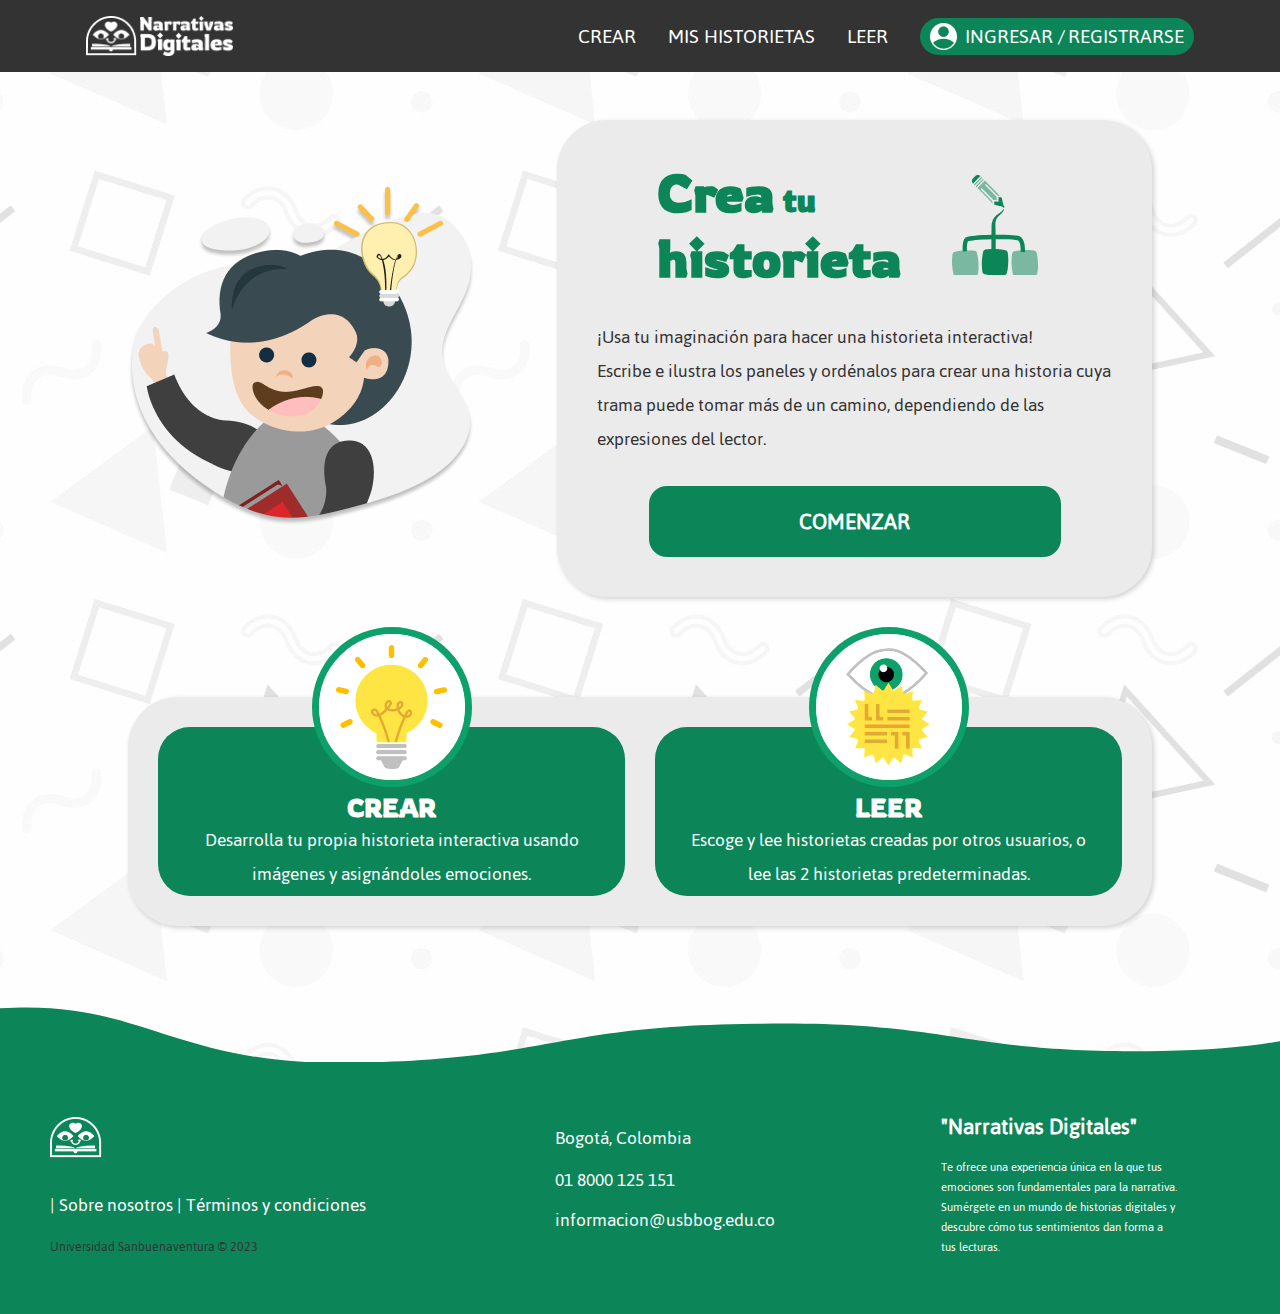
<file: index.html>
<!DOCTYPE html>
<html lang="es">
  <head>
    <title>Inicio</title>
    <link rel="shortcut icon" href="./Recursos/Logo.ico" type="image/x-icon" />
    <meta charset="UTF-8" />
    <meta name="title" content="Inicio" />
    <meta name="description" content="Página principal" />
    <!-- Enlaces-->
    <link href="CSS/nav.css" rel="stylesheet" type="text/css" />
    <link href="CSS/footer.css" rel="stylesheet" type="text/css" />
    <link href="CSS/style.css" rel="stylesheet" type="text/css" />
    <link href="CSS/info.css" rel="stylesheet" type="text/css" />
    <script src="JS/cambioColor.js"></script>
  </head>
  <body onload="cambiarColor()">
    
    <header>
      <nav class="container">
        <input
          type="checkbox"
          name=""
          id="nav__checkbox"
          class="nav__checkbox"
        />
        <label for="nav__checkbox" class="nav__toggle">
          <!-- Menu -->
          <svg class="menu" viewBox="0 0 448 512" width="100" title="bars">
            <path
              d="M16 132h416c8.837 0 16-7.163 16-16V76c0-8.837-7.163-16-16-16H16C7.163 60 0 67.163 0 76v40c0 8.837 7.163 16 16 16zm0 160h416c8.837 0 16-7.163 16-16v-40c0-8.837-7.163-16-16-16H16c-8.837 0-16 7.163-16 16v40c0 8.837 7.163 16 16 16zm0 160h416c8.837 0 16-7.163 16-16v-40c0-8.837-7.163-16-16-16H16c-8.837 0-16 7.163-16 16v40c0 8.837 7.163 16 16 16z"
            />
          </svg>

          <!-- Close -->
          <svg class="close" viewBox="0 0 384 512" width="100" title="times">
            <path
              d="M242.72 256l100.07-100.07c12.28-12.28 12.28-32.19 0-44.48l-22.24-22.24c-12.28-12.28-32.19-12.28-44.48 0L176 189.28 75.93 89.21c-12.28-12.28-32.19-12.28-44.48 0L9.21 111.45c-12.28 12.28-12.28 32.19 0 44.48L109.28 256 9.21 356.07c-12.28 12.28-12.28 32.19 0 44.48l22.24 22.24c12.28 12.28 32.2 12.28 44.48 0L176 322.72l100.07 100.07c12.28 12.28 32.2 12.28 44.48 0l22.24-22.24c12.28-12.28 12.28-32.19 0-44.48L242.72 256z"
            />
          </svg>
        </label>

        <ul class="nav__menu">
          <li class="menu__logo">
            <img src="Recursos/iso.png" alt="icon logo" id="logo" />
            <img
              class="nd"
              src="Recursos/logo_title.png"
              alt="Narrativas digitales"
            />
          </li>
          <li><a class="enlace" href="PHP/login.php">CREAR</a></li>
          <li><a class="enlace" href="PHP/login.php">MIS HISTORIETAS</a></li>
          <li><a class="enlace" href="#">LEER</a></li>
          <li class="dropdown">
            <img src="Recursos/user.png" alt="iconuser" />
            <a class="user_u" href="PHP/login.php">INGRESAR /</a>
            <a class="user_u" href="PHP/registrate.php">REGISTRARSE</a>
          </li>
        </ul>
      </nav>
    </header>
    <div class="separator" ></div>
    <section class="index_main">
      <section class="encabezado">
        <div class="encabezado__imagen">
          <img src="Recursos/nino1.png" alt="niño con una idea" />
        </div>
        <div class="contenedor principal">
          <div class="encabezado__titulo">
            <h1 class="titulo">
              Crea<span class="spantitulo"> tu</span><br />historieta
            </h1>
            <svg
              xmlns="http://www.w3.org/2000/svg"
              class="encabezado__item"
              width="100"
              height="100"
              fill="none"
            >
              <g clip-path="url(#a)">
                <path
                  fill="#3D9D79"
                  d="M52.328 31.51c-.097-.16-.229-.3-.341-.444-.318-.396-.552-.732-.662-1.214-.55-2.417-1.12-4.827-1.693-7.237-.024-.104-.143-.255-.225-.262-.967-.073-1.936-.123-2.948-.18.022.455.041.895.067 1.335.046.782.1 1.568.14 2.35.029.55-.313.896-.875.867-1.094-.055-2.189-.128-3.283-.191-.093-.005-.186 0-.318 0 .022.435.04.866.065 1.295.03.519.082 1.038.09 1.557.005.255.111.334.332.39 2.476.59 4.95 1.19 7.422 1.798.207.05.402.194.58.328.19.145.354.328.525.5.467.534 1.721.072 1.127-.892h-.003Z"
                />
                <path
                  fill="#0C8558"
                  d="M44.79 25.265c-.063-1.133-.115-2.221-.193-3.31-.008-.134-.138-.277-.242-.383-3.614-3.681-7.232-7.358-10.85-11.035-.242-.247-.452-.502-.361-.889.119-.51.662-.754 1.1-.48.133.082.247.196.358.308A8616.03 8616.03 0 0 1 45.428 20.49a.779.779 0 0 0 .573.255c.612.02 1.224.069 1.786.101-5-5.08-10.015-10.178-14.995-15.24l-7.362 7.486c4.957 5.038 9.972 10.138 15.017 15.27-.041-.727-.073-1.44-.134-2.152-.009-.103-.134-.206-.22-.294-3.616-3.68-7.235-7.357-10.85-11.036-.095-.097-.195-.194-.273-.306a.766.766 0 0 1 .087-.987.728.728 0 0 1 .947-.077c.11.079.205.18.3.277 3.619 3.677 7.237 7.354 10.848 11.038.167.17.331.248.569.257.854.04 1.708.104 2.56.159.156.008.312.013.509.021v.003Z"
                />
                <path
                  fill="#6DB69B"
                  d="M21.008 8.66c2.486-2.529 4.963-5.047 7.458-7.582C27.716.332 26.79-.031 25.72 0c-1.004.03-1.86.429-2.572 1.148-.696.704-1.397 1.4-2.08 2.118-1.488 1.561-1.503 3.921-.06 5.392v.003Z"
                />
                <path
                  fill="#3D9D79"
                  d="m22.182 9.833.415.453c2.491-2.532 4.97-5.047 7.454-7.574l-.445-.43c-2.463 2.506-4.942 5.024-7.424 7.55ZM31.678 4.34l-.452-.465c-2.487 2.53-4.966 5.05-7.463 7.587.147.135.324.293.48.431l7.435-7.556v.002Z"
                />
                <path
                  fill="#0C8558"
                  d="M68.53 61.756c-.99-.677-3.05-1.42-10.828-1.8-3.935-.192-8.849-.256-14.104-.188-.017-2.672-.063-5.819-.119-7.76-.03-1.1-.277-3.1.1-5.18.413-2.483 1.916-4.654 3.756-6.33 1.241-1.15 2.513-2.381 3.469-3.797.43-.632.834-1.304 1.178-2.008.195-.4-.359-.735-.616-.372a15.415 15.415 0 0 1-1.393 1.676c-1.103 1.166-2.454 2.098-3.784 2.971-2.537 1.634-4.717 4.011-5.729 6.96-.835 2.24-.884 4.544-.897 6.081-.022 2.613-.122 5.228-.096 7.84-6.172.159-12.032.478-16.565.902-7.99.75-9.306 1.553-10.035 2.382-1.301 1.478-2.03 4.163-2.23 8.208-.133 2.716.025 5.071.031 5.17l4.315-.306c-.26-3.791.073-8.53.968-9.951 1.901-.748 11.045-1.678 23.421-2.002V76.28h4.325V64.167c12.784-.17 21.02.49 22.44 1.251 2.177 1.522 2.755 7.62 2.467 11.476l4.312.338c.093-1.214.75-11.961-4.385-15.476Z"
                />
                <path
                  fill="#6DB69B"
                  d="M26.066 98.336a2.71 2.71 0 0 1-2.055 2.199c-1.888.436-5.33 1.076-10.077 1.346-4.747.271-8.071.033-10.022-.18a2.705 2.705 0 0 1-2.327-2.065A56.608 56.608 0 0 1 .078 89.517a56.776 56.776 0 0 1 .4-10.31 2.711 2.711 0 0 1 2.011-2.282c1.817-.46 5.093-1.1 9.996-1.38 5.013-.283 8.378 0 10.207.256a2.709 2.709 0 0 1 2.226 1.946c.514 1.79 1.234 5.107 1.52 10.275.28 5.104-.06 8.462-.372 10.314Z"
                />
                <path
                  fill="#9ECEBC"
                  d="M54.908 98.103a2.7 2.7 0 0 1-2.249 1.995c-1.918.253-5.406.563-10.157.38-4.752-.182-8.039-.734-9.961-1.135a2.723 2.723 0 0 1-2.128-2.276 56.754 56.754 0 0 1-.57-10.217 56.849 56.849 0 0 1 1.348-10.227 2.703 2.703 0 0 1 2.215-2.083c1.85-.283 5.173-.609 10.08-.42 4.907.19 8.34.797 10.138 1.225a2.717 2.717 0 0 1 2.035 2.15c.346 1.829.759 5.2.566 10.373-.192 5.172-.839 8.42-1.321 10.233l.004.002Z"
                />
                <path
                  fill="#6DB69B"
                  d="M85.366 98.24a2.706 2.706 0 0 1-2.102 2.152c-1.896.392-5.354.959-10.103 1.122-4.637.161-8.069-.145-10.015-.402a2.715 2.715 0 0 1-2.284-2.116 56.706 56.706 0 0 1-1.289-10.15 56.846 56.846 0 0 1 .62-10.299 2.71 2.71 0 0 1 2.062-2.238c1.825-.42 5.116-.988 10.023-1.157 5.018-.174 8.376.185 10.2.48a2.71 2.71 0 0 1 2.181 1.994c.476 1.801 1.127 5.133 1.3 10.306.17 5.11-.242 8.46-.593 10.303v.004Z"
                />
              </g>
              <defs>
                <clipPath id="a">
                  <path fill="#fff" d="M0 0h86v102H0z" />
                </clipPath>
              </defs>
            </svg>
          </div>

          <p class="texto">
            ¡Usa tu imaginación para hacer una historieta interactiva! <br />
            Escribe e ilustra los paneles y ordénalos para crear una historia
            cuya trama puede tomar más de un camino, dependiendo de las
            expresiones del lector.
          </p>

          <a href="PHP/login.php" class="botonGeneral">COMENZAR</a>
        </div>
      </section>
      <section class="info">
        <div class="contenedor infoF">
          <div class="contenedor_info">
            <div class="info_img">
              <img src="Recursos/crear.png" alt="idea" />
            </div>
            <div class="espacio"></div>

            <h3 class="titulo">CREAR</h3>
            <p class="texto">
              Desarrolla tu propia historieta interactiva usando imágenes y
              asignándoles emociones.
            </p>
          </div>
          <div class="contenedor_info">
            <div class="info_img">
              <img src="Recursos/leer.png" alt="leer" />
            </div>
            <div class="espacio"></div>
            <h3 class="titulo">LEER</h3>
            <p class="texto">
              Escoge y lee historietas creadas por otros usuarios, o lee las 2
              historietas predeterminadas.
            </p>
          </div>
        </div>
      </section>
    </section>
   
    <footer >
      <svg xmlns="http://www.w3.org/2000/svg" class="divider" viewBox="0 0 1080 47" preserveAspectRatio="none">
        <path fill="#5B7CB7" d="M1280 48V2c-126-6-145 34-300 36-171 3-172-26-343-23-171 2-170 30-342 33C144 50 120-6 0 2v46h1280Z"/>
      </svg>
      <section class="footer-distributed">
        <div class="footer-left">

          <img src="Recursos/iso.png" alt="Logo" id="logo">
  
          <p class="footer-links">    
            <a href="PHP/sobrenosotros.php">Sobre nosotros</a>
            <a href="PHP/terminosycondiciones.php">Términos y condiciones</a>
          </p>
          <p class="footer-company-name">Universidad Sanbuenaventura © 2023</p>
        </div>
  
        <div class="footer-center">
          <div>
            <i class="fa fa-map-marker"></i>
            <p>Bogotá, Colombia</p>
          </div>
          <div>
            <i class="fa fa-phone"></i>
            <p>01 8000 125 151</p>
          </div>
          <div>
            <i class="fa fa-envelope"></i>
            <p><a href="mailto:informacion@usbbog.edu.co">informacion@usbbog.edu.co</a></p>
          </div>
        </div>
        <div class="footer-right">
          <p class="footer-company-about">
            <span>"Narrativas Digitales"</span>
            Te ofrece una experiencia única en la que tus emociones son fundamentales para la narrativa. Sumérgete en un mundo de historias digitales y descubre cómo tus sentimientos dan forma a tus lecturas.
          </p>

        </div>

      </section>
      

    </footer>
  </body>
</html>
</file>
<file: CSS/nav.css>
:root {
  --white: #fff;
  --gray: #333333;
}
header{
	position: relative;
}
* {
  margin: 0;
  padding: 0;
  box-sizing: border-box;
}
nav {
  position: fixed;
  top: 0;
  left: 0;
  z-index: 9999;
}

.container {
  background-color: var(--gray);
  position: fixed;
  top: 0;
  left: 0;
  width: 100%;
  /*texto*/
  font-family: "Jaldi-Regular", sans-serif;
  color: var(--white);
  padding: 0 70px;

}
.comprimido_usuario .user_c:hover {
  color: var(--gray);
}
.nav__toggle {
  position: absolute;
  cursor: pointer;
  margin: 0 1rem;
  right: 0;
}

.nav__toggle svg {
  width: 2rem;
  fill: var(--color-de-fondo);
}

.nav__toggle .close {
  display: none;
}

.nav__toggle .close,
.nav__toggle .menu {
  margin-top: 1rem;
}

.nav__checkbox {
  display: none;
}

.nav__menu {
  display: flex;
  flex-direction: column;
  gap: 2rem;
  align-items: center;
  margin: 1rem;
}

.nav__menu li {
  list-style-type: none;
  display: none;
}

.nav__menu li:first-child {
  margin-right: auto;
  display: block;
}

.nav__menu a {
  text-decoration: none;
  color: inherit;
  font-size: 22px;
}

.nav__menu .enlace:hover {
  color: var(--color-de-fondo);
}

.menu__logo {
  height: 40px;
}

.menu__logo img {
  height: 100%;
}

.menu__logo img#logo:hover {
  content: url(../Recursos/iso_hover.png);
}

#nav__checkbox:checked ~ ul.nav__menu li {
  display: block;
}

#nav__checkbox:checked ~ label.nav__toggle .close {
  display: block;
}

#nav__checkbox:checked ~ label.nav__toggle .menu {
  display: none;
}

.comprimido_usuario {
  display: none;
  position: absolute;
  z-index: -1;
  background-color: var(--white);
  color: var(--color-de-fondo);
  border-radius: 0 0 15px 15px;
  top: 30px;
  padding: 10px 10px 0px 10px;
  box-shadow: 2px 2px 5px rgba(33, 33, 33, 0.2);
}

.dropdown:hover .comprimido_usuario {
  display: block;
}

/*usuario*/
.dropdown {
  position: relative;
  display: flex; /* añadir esta propiedad */
  flex-direction: column;
  justify-content: center;
  align-items: center; /* añadir esta propiedad */
  background-color: var(--color-de-fondo);
  border-radius: 30px;
  padding: 0 10px;
  text-transform: uppercase;
}
.on {
  width: 180px;
}

.dropdown li {
  display: flex;
  flex-direction: column;
  justify-content: center;
  align-items: center;
  height: 40px;
  width: 100%;
}
.dropdown img {
  margin-right: 5px;
  margin-bottom: -7px;
}
.dropdown .user_u:hover {
  color: var(--gray);
}

.separator{
  height: 120px;
}

@media (max-width: 1000px) {
  .menu__logo .nd {
    display: none;
  }
  .container {
    padding: 0 10px;
  }
}

@media only screen and (min-width: 800px) {
  .nav__toggle {
    display: none;
  }

  .nav__menu {
    flex-direction: row;
  }

  .nav__menu li {
    display: block;
  }
}
</file>
<file: CSS/footer.css>
.divider {
  padding-top: 80px;
  margin-bottom: -4px;
}
.divider path {
  fill: var(--color-de-fondo);
}

.footer-distributed {
  background: var(--color-de-fondo);
  box-shadow: 0 1px 1px 0 rgba(0, 0, 0, 0.12);
  box-sizing: border-box;
  width: 100%;
  text-align: left;
  font-family: "Jaldi-Regular", sans-serif;
  font: bold 16px;
  padding: 55px 50px;
}

.footer-distributed .footer-left,
.footer-distributed .footer-center,
.footer-distributed .footer-right {
  display: inline-block;
  vertical-align: top;
}

/* Footer left */

.footer-distributed .footer-left {
  width: 40%;
}

/* The company logo */

.footer-distributed h3 {
  color: #ffffff;
  font: normal 36px "Jaldi-Regular", cursive;
  margin: 0;
}

.footer-distributed h3 span {
  color: lightseagreen;
  font: bold;

}

/* Footer links */

.footer-distributed .footer-links {
  color: #ffffff;
  margin: 20px 0 12px;
  padding: 0;
}

.footer-distributed .footer-links a {
  display: inline-block;
  line-height: 1.8;
  font-weight: 400;
  text-decoration: none;
  color: inherit;
}

.footer-distributed .footer-company-name {
  color: #333333;
  font-size: 14px;
  font-weight: normal;
  margin: 0;
}

/* Footer Center */

.footer-distributed .footer-center {
  width: 35%;
}

.footer-distributed .footer-center i {
  background-color: #333333;
  color: #ffffff;
  font-size: 25px;
  width: 38px;
  height: 38px;
  border-radius: 50%;
  text-align: center;
  line-height: 42px;
  margin: 10px 15px;
  vertical-align: middle;
}

.footer-distributed .footer-center i.fa-envelope {
  font-size: 17px;
  line-height: 38px;
}

.footer-distributed .footer-center p {
  display: inline-block;
  color: #ffffff;
  font-weight: 400;
  vertical-align: middle;
  margin: 0;
}

.footer-distributed .footer-center p span {
  display: block;
  font-weight: normal;
  font-size: 14px;
  line-height: 2;
}

.footer-distributed .footer-center p a {
  color: rgb(255, 255, 255);
  font: bold;
  text-decoration: none;
}

.footer-distributed .footer-links a:before {
  content: "|";
  font-weight: 300;
  font-size: 20px;
  left: 0;
  color: #fff;
  display: inline-block;
  padding-right: 5px;
}

.footer-distributed .footer-links .link-1:before {
  content: none;
}

/* Footer Right */

.footer-distributed .footer-right {
  width: 20%;
}

.footer-distributed .footer-company-about {
  line-height: 20px;
  color: #ffffff;
  font-size: 13px;
  font-weight: normal;
  margin: 0;
}

.footer-distributed .footer-company-about span {
  display: block;
  color: #ffffff;
  font-size: 24px;
  font-weight: bold;
  margin-bottom: 20px;
}

.footer-distributed .footer-icons {
  margin-top: 25px;
}

.footer-distributed .footer-icons a {
  display: inline-block;
  width: 35px;
  height: 35px;
  cursor: pointer;
  background-color: #333333;
  border-radius: 2px;

  font-size: 20px;
  color: #ffffff;
  text-align: center;
  line-height: 35px;

  margin-right: 3px;
  margin-bottom: 5px;
}

/* If you don't want the footer to be responsive, remove these media queries */

@media (max-width: 880px) {
  .divider {
    margin-bottom: -4px;
  }

  .footer-distributed {
    font: bold 14px;
  }

  .footer-distributed .footer-left,
  .footer-distributed .footer-center,
  .footer-distributed .footer-right {
    display: block;
    width: 100%;
    margin-bottom: 40px;
    text-align: center;
  }

  .footer-distributed .footer-center i {
    margin-left: 0;
  }
}
</file>
<file: CSS/style.css>
/*carga*/
.loader {
  position: fixed;
  left: 0px;
  top: 0px;
  width: 100%;
  height: 100%;
  z-index: 9999;
  background: url('../Recursos/cargando.gif') 50% 50% no-repeat rgb(249,249,249);
  opacity: .8;
}

/* generales */

.index_main{
    width: 70%;
    margin: 0 auto;
    border: 0 10px;
  }

body {
  height: 100vh;
  box-sizing: border-box;
  background-image: var(--imagen-fondo);
}

/*TEXTO*/
  
@font-face {
    font-family: 'Jaldi-Regular';
    src: url('../FONTS/Jaldi-Regular.ttf') format('truetype');
    font-weight: normal;
    font-style: normal;
  }

  @font-face {
    font-family: 'Jaldi-Bold';
    src: url('../FONTS/Jaldi-Bold.ttf') format('truetype');
   
    font-style: normal;
  }

/*TITULOS*/
  @font-face {
    font-family: 'Rowdies-Regular';
    src: url('../FONTS/Rowdies-Regular.ttf') format('truetype');
    font-weight: normal;
    font-style: normal;
  }

  @font-face {
    font-family: 'Rowdies-Bold';
    src: url('../FONTS/Rowdies-Bold.ttf') format('truetype');
    font-weight: bold;
    font-style: normal;
  }

/* /--------------------------------/ */

/* titulos y textos: */
h1 {
  font-family: "Rowdies-Regular";
  font-size: 52px;
  color: var(--color-de-fondo);
}

h3,.volver {
  font-family: "Rowdies-Regular";
  color: var(--color-de-fondo);
  font-size: 24px;
}
.spantitulo {
  font-family: "Rowdies-Regular";
  font-size: 32px;
  color: var(--color-de-fondo);
}

p,#charCount{
  font-family: "Jaldi-Regular", sans-serif;
  font-size: 20px;
  color: #333333;
}



/*  botones */
/* botogeneral */
.botonGeneral {
  width: 80%;
  padding: 15px 30px;
  background-color: var(--color-de-fondo);
  color: white;
  text-align: center;
  font-family: "Jaldi-Regular", sans-serif;
  font-weight: bold;
  font-size: 24px;
  text-decoration: none;
  border-radius: 18px;
  transition: all 0.2s ease-in-out;
}

.botonGeneral:hover {
  filter: saturate(2.5);

}
/* boton de formulario: */
.form_boton{
  padding-top: 20px;
  margin: auto;
  display: flex;
  justify-content: center;
  align-items: center;
}

.form_boton input{
  background-color:var(--color-de-fondo);
  border-radius: 18px; 
  width: 350px;
  height: 60px;
  border: none;
  /*texto*/
  font-family: 'Jaldi-Bold', sans-serif;
  font-size: 24px;
  color: white;
  cursor: pointer;
  transition: all 0.2s ease-in-out;
}

.form_boton input:hover{
  filter: saturate(2.5);
}

/* formas comunes */
.contenedor {
  margin: 0 auto;
  padding: 30px 70px;
  background-color: #ebebeb;
  border-radius: 50px;
  box-shadow: 2px 2px 5px rgba(33, 33, 33, 0.2);
}

/* AVISOS */
.alert-danger{
  margin-top: 16px;
  display: flex;
  align-items: center;
  justify-content: center;
  background-color: #333333;
  border-radius: 10px;
  padding: 0 20px;
  gap: 10px;
  width:fit-content;
  height: 47px;

}
.error {
  background-color:#818181
}
.alert-danger p{
    font-family: "Jaldi-Regular", sans-serif;
    font-size: 20px;
    color: #ffffff;
}

.just{
  text-align: justify;
  
}
</file>
<file: CSS/info.css>
.encabezado {
  display: flex;
  justify-content: center;
  align-items: center;
  gap:50px;
}

.principal{
  display: flex;
	flex-direction: column;
	align-items: center;
	justify-content: center;
  padding: 40px;
  gap:30px;
}

.infoF{
  display: flex;
  justify-content: center;
  align-items: end;
  gap:30px;
  padding: 30px;
  z-index: -1;
}

.encabezado__imagen {
  margin-right: 32px;
}

.encabezado__titulo {
  display: flex;
  align-items: center;
  justify-content: center;
  width: 100%;
  gap:50px;
}

.encabezado__item path {
  fill: var(--color-de-fondo);
}

.encabezado__item path:nth-child(2),
.encabezado__item path:nth-child(6),
.encabezado__item path:nth-child(8) {
  opacity: 0.5;
}

/*información*/
.info{
  display: flex;
  justify-content: space-between;
  align-items: stretch;
 
  padding-top: 100px; 
}


.contenedor_info{
  flex: 1;
  height:100%;
  
  display: flex;
  flex-direction: column;
  align-items: center;
  justify-content: flex-start;
  
  position: relative;  
  background-color:var(--color-de-fondo);
  border-radius: 32px;
  padding: 5px 30px;
 
}

.contenedor_info .titulo{
  font-size: 30px;
  color: white;
  text-align: center;  
}
.contenedor_info .texto{
  color: white;
  text-align: center;
}

.info_img{
  display: flex;
  justify-content: center;
  align-items: center;

  width: 160px;
  height: 160px;
  background-color: #E8E8E8;
  border-style: solid;
  border-radius: 100px;
  border-width: 7px;
  border-color: var(--color-de-fondo);
  filter: brightness(1.2);

  /*--------------*/
  position: absolute;
  top: -40px;
  left: 0;
  right: 0;
  bottom: 100%;
  margin: auto;
}

.espacio{
  padding-top: 60px;
}

@media (max-width: 1600px) {

  .contenedor_info .titulo{
    font-size: 25px;
  
  }
  .index_main{
    width: 80%;
  }
}

@media (max-width: 1000px) {
  .principal {
    gap:10px;
    
  }
  .index_main{
    width: 90%;
  }
  
 
  .titulo {
    font-size: 30px;
  }


  
  .encabezado{
    display: grid;
    justify-content: center;
    align-items: center;
    gap:10px;
  }
  .encabezado__imagen img {
    display: block; 
    margin: 0 auto; 
  }
  
}

@media (max-width: 950px) {
  .infoF {
    display: grid;
    justify-content: center;
    align-items: center;
    padding-top: 40px;
    gap:130px;
  }


  
  
  
  
 
}
</file>
